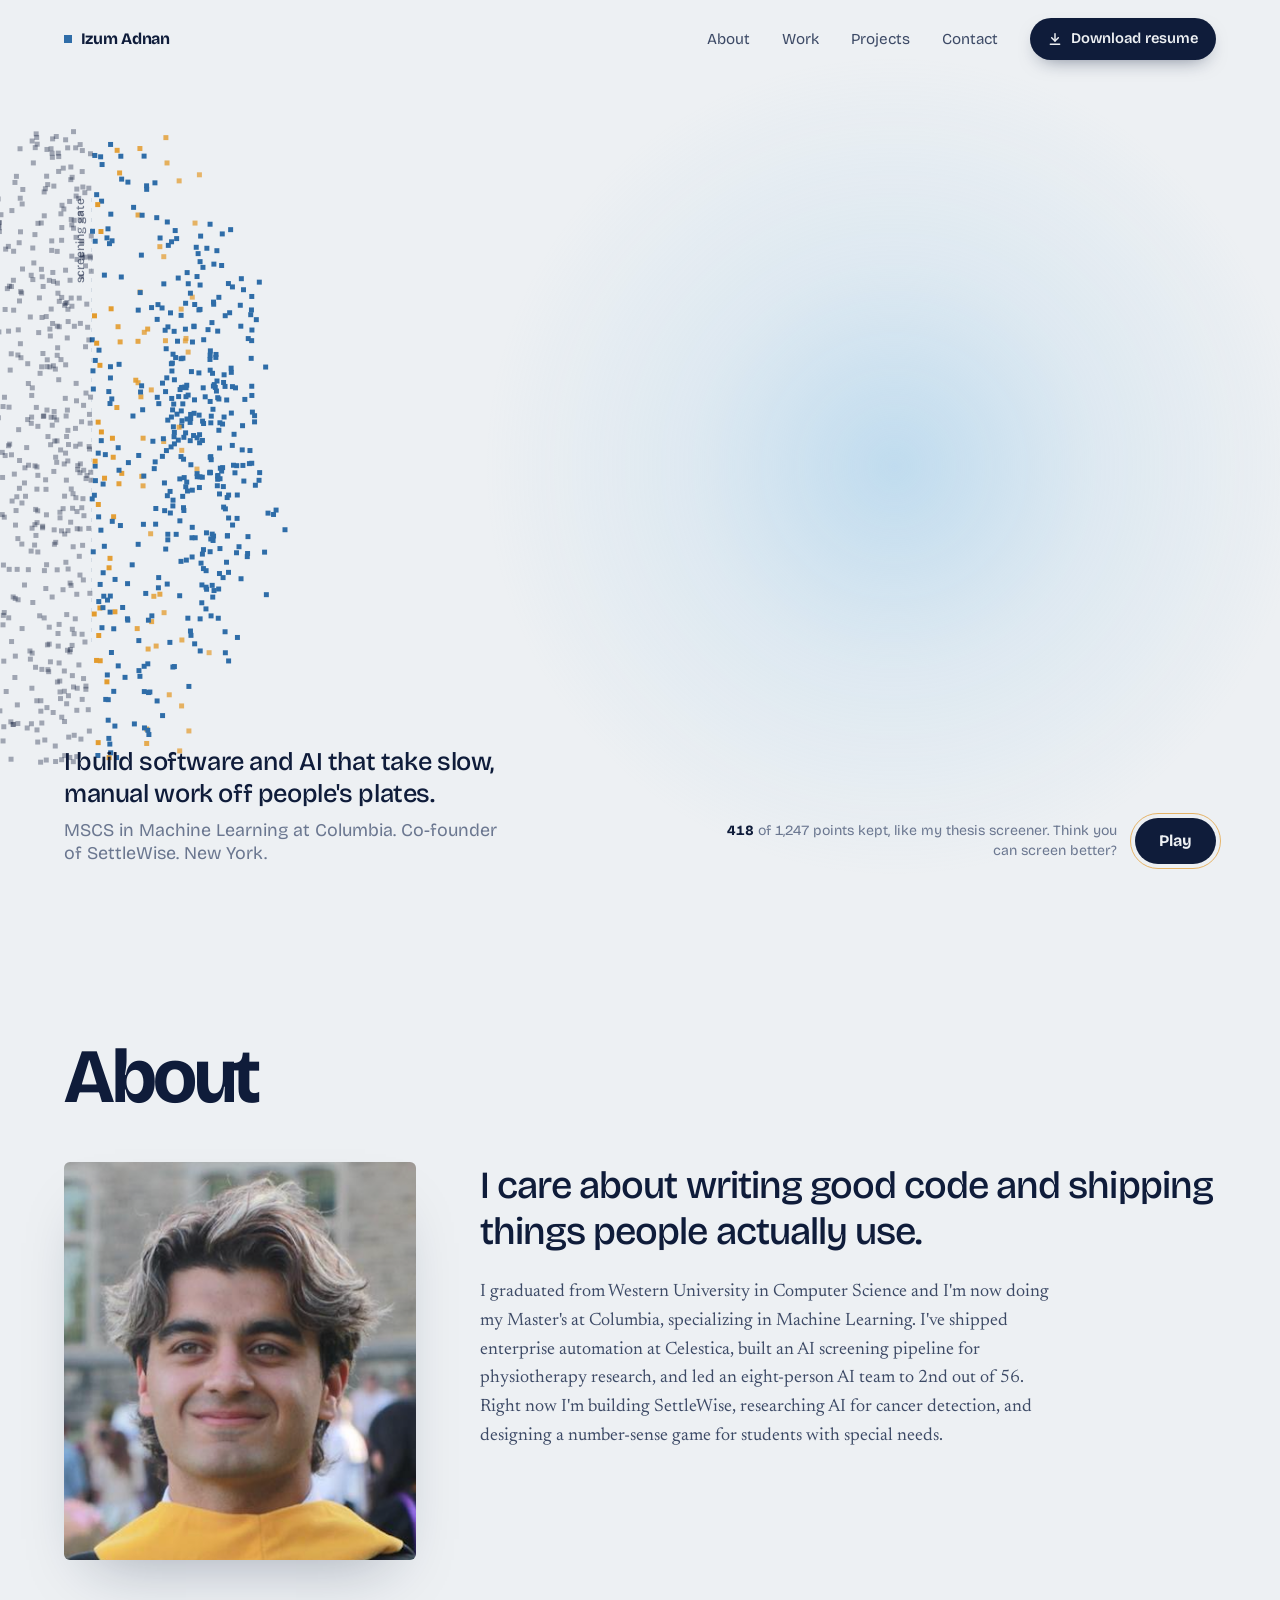
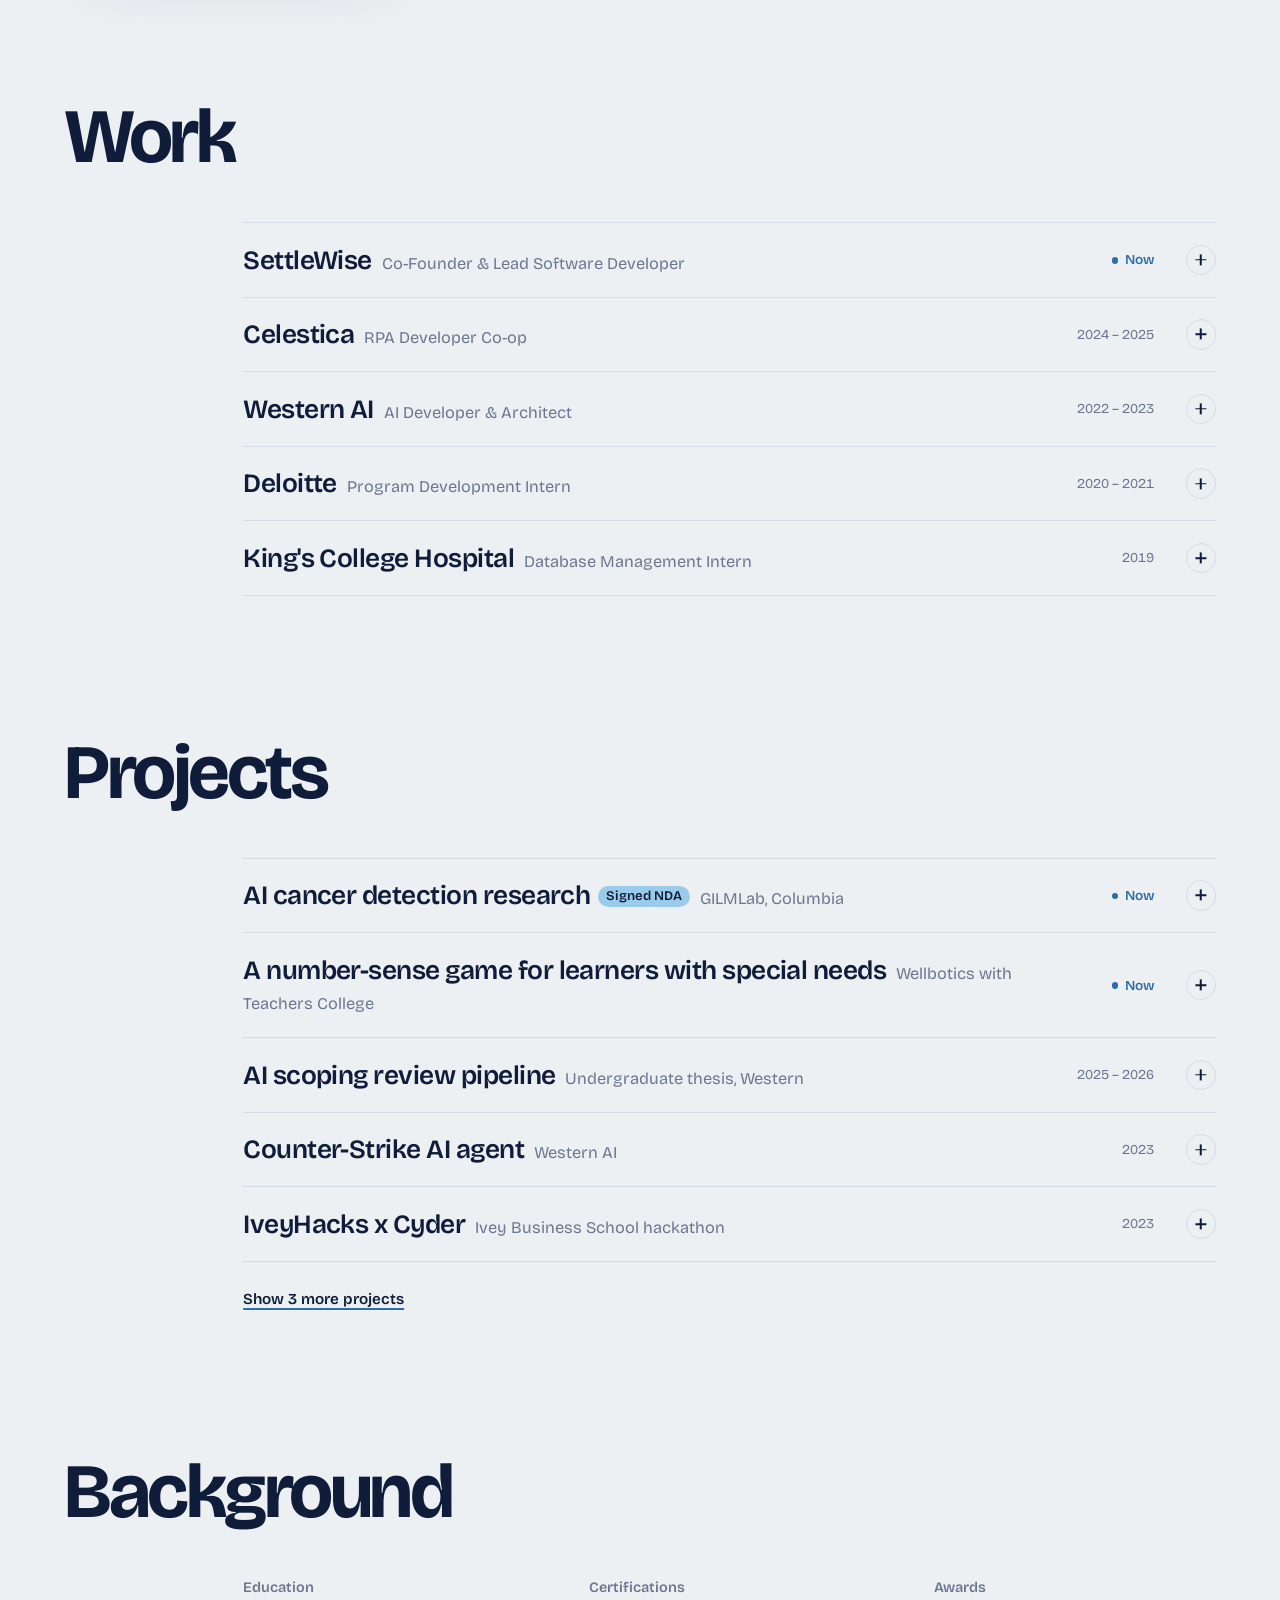
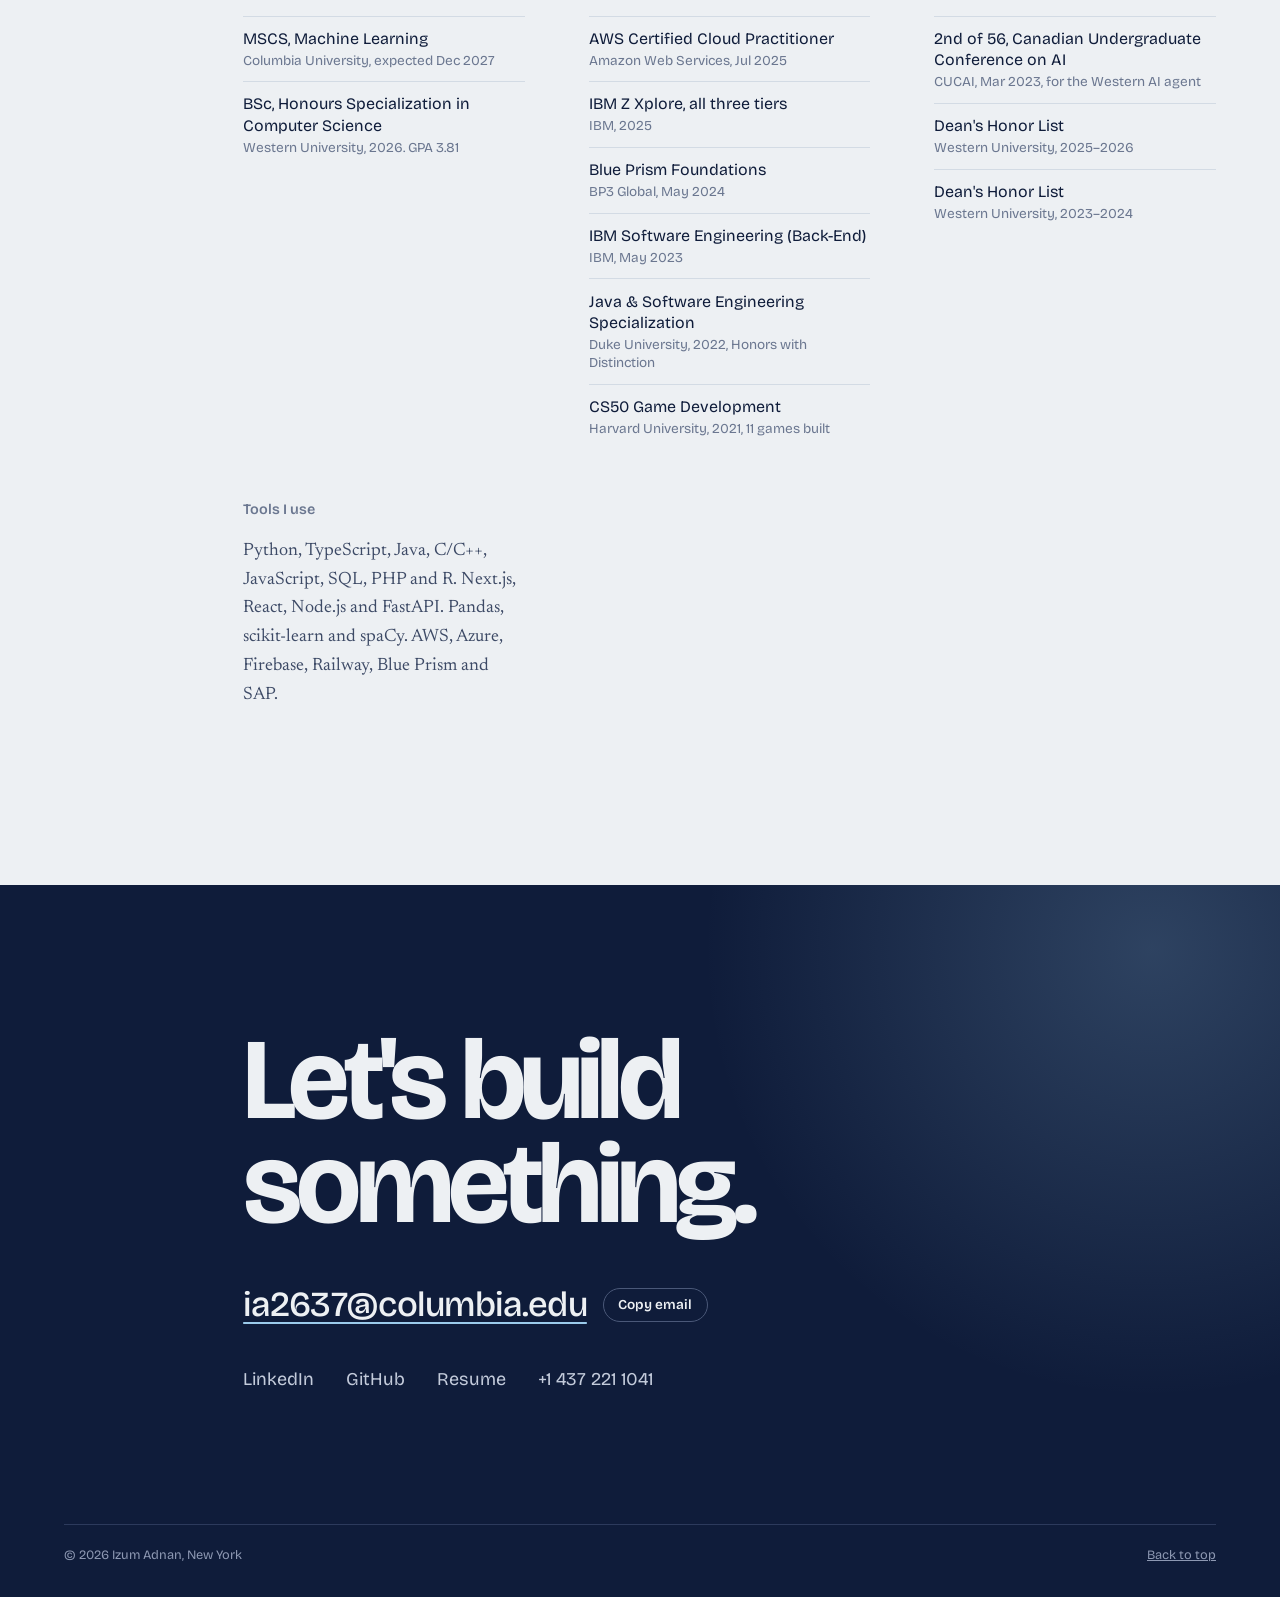
<file: index.html>
<!DOCTYPE html>
<html lang="en">
<head>
  <meta charset="utf-8">
  <meta name="viewport" content="width=device-width, initial-scale=1">
  <title>Izum Adnan</title>
  <meta name="description" content="Izum Adnan. MSCS student in Machine Learning at Columbia University, co-founder of SettleWise, and computer science graduate of Western University.">
  <meta name="author" content="Izum Adnan">
  <meta property="og:title" content="Izum Adnan">
  <meta property="og:description" content="MSCS in Machine Learning at Columbia. Co-founder of SettleWise. AI, automation and research.">
  <meta property="og:type" content="website">
  <meta property="og:url" content="https://izum10.github.io/">
  <meta property="og:image" content="https://izum10.github.io/images/portfolio/profile-pic.jpg">
  <meta name="theme-color" content="#edf0f3">
  <link rel="icon" type="image/png" href="favicon.png">
  <link rel="preconnect" href="https://fonts.googleapis.com">
  <link rel="preconnect" href="https://fonts.gstatic.com" crossorigin>
  <link href="https://fonts.googleapis.com/css2?family=Bricolage+Grotesque:opsz,wght@12..96,400;12..96,500;12..96,600;12..96,700;12..96,800&family=Newsreader:ital,opsz,wght@0,6..72,400;0,6..72,500;1,6..72,400&display=swap" rel="stylesheet">
  <link rel="stylesheet" href="css/site.css?v=5">
</head>
<body>
  <a class="skip" href="#main">Skip to content</a>

  <header class="bar">
    <a class="bar__name" href="#top"><span class="bar__dot" aria-hidden="true"></span>Izum Adnan</a>
    <div class="bar__right">
      <nav aria-label="Sections">
        <a href="#about">About</a>
        <a href="#work">Work</a>
        <a href="#projects">Projects</a>
        <a href="#contact">Contact</a>
      </nav>
      <a class="bar__resume" href="Izum%20Adnan%20-%20Resume.pdf" download><svg viewBox="0 0 24 24" fill="none" stroke="currentColor" stroke-width="2.2" stroke-linecap="round" stroke-linejoin="round" aria-hidden="true"><path d="M12 4v11"/><path d="m7 10 5 5 5-5"/><path d="M5 20h14"/></svg>Download resume</a>
    </div>
  </header>

  <main id="main">
    <section class="hero" id="top" aria-labelledby="hero-name">
      <h1 class="sr-only" id="hero-name">Izum Adnan</h1>
      <canvas id="pipeline" aria-hidden="true"></canvas>
      <div class="hero__foot">
        <p class="hero__lead">I build software and AI that take slow, manual work off people's plates.<span>MSCS in Machine Learning at Columbia. Co-founder of SettleWise. New York.</span></p>
        <div class="hero__game">
          <p class="hero__hud" id="hud" aria-live="polite"><b id="r-kept">0</b> of 1,247 points kept, like my thesis screener. Think you can screen better?</p>
          <button class="play" id="play" type="button">Play</button>
        </div>
      </div>
    </section>

    <section class="section" id="about" aria-labelledby="about-h">
      <h2 class="section__title" id="about-h">About</h2>
      <div class="about">
        <img class="about__photo" src="images/portfolio/profile-pic.jpg" alt="Portrait of Izum Adnan" width="378" height="428" loading="lazy">
        <div>
          <p>I care about writing good code and shipping things people actually use.</p>
          <p>I graduated from Western University in Computer Science and I'm now doing my Master's at Columbia, specializing in Machine Learning. I've shipped enterprise automation at Celestica, built an AI screening pipeline for physiotherapy research, and led an eight-person AI team to 2nd out of 56. Right now I'm building SettleWise, researching AI for cancer detection, and designing a number-sense game for students with special needs.</p>
        </div>
      </div>
    </section>

    <section class="section" id="work" aria-labelledby="work-h">
      <h2 class="section__title" id="work-h">Work</h2>
      <div class="list">
        <details class="entry">
          <summary>
            <span class="entry__title">SettleWise<small>Co-Founder &amp; Lead Software Developer</small></span>
            <span class="entry__when"><span class="now">Now</span></span>
            <span class="entry__toggle" aria-hidden="true"></span>
          </summary>
          <div class="entry__panel">
            <ul>
              <li>Directing full-stack development of a live NYC apartment decision-support web app, owning the architecture from the Next.js and TypeScript front end through a Python FastAPI back end with Firebase, deployed on Railway.</li>
              <li>Shipped and presented the MVP in about <span class="stat">5 weeks</span>, pairing one-click listing import with weighted priority ranking so renters can compare options side by side.</li>
              <li>Spearheading AI integration into the platform, including an agentic workflow where research-grounded personas critique each release before it ships.</li>
              <li>Delivering weekly sprint progress with a team of four, turning user interview feedback into scoped requirements.</li>
            </ul>
            <p class="entry__stack">Sep 2026 – Present, New York</p>
          </div>
        </details>

        <details class="entry">
          <summary>
            <span class="entry__title">Celestica<small>RPA Developer Co-op</small></span>
            <span class="entry__when">2024 – 2025</span>
            <span class="entry__toggle" aria-hidden="true"></span>
          </summary>
          <div class="entry__panel">
            <ul>
              <li>Led two enterprise-grade automation deployments integrating Blue Prism, SAP and Azure Bots across global manufacturing operations.</li>
              <li>Built a business-analytics automation for high-volume SAP inputs with data-integrity checks and cross-department workflows, raising projected annual savings from roughly $80K to <span class="stat">$95K</span>.</li>
              <li>Developed an endpoint-validation automation that tests live production endpoints, cutting RPA downtime incidents by <span class="stat">70%</span>.</li>
              <li>Worked with teams across North America, Europe and Asia to map workflows and turn inefficiencies into scalable automation.</li>
            </ul>
            <p class="entry__stack">May 2024 – Aug 2025, Toronto</p>
          </div>
        </details>

        <details class="entry">
          <summary>
            <span class="entry__title">Western AI<small>AI Developer &amp; Architect</small></span>
            <span class="entry__when">2022 – 2023</span>
            <span class="entry__toggle" aria-hidden="true"></span>
          </summary>
          <div class="entry__panel">
            <ul>
              <li>Project lead for a team of eight building a competitive AI agent, driving architecture, testing and execution end to end.</li>
              <li>Worked within a multidisciplinary group on applied machine learning, agent behaviour and game intelligence research.</li>
              <li>Presented at a three-day multi-university conference and placed <span class="stat">2nd of 56</span>. The architecture was later reused internally as a template for agent-based research.</li>
            </ul>
            <p class="entry__stack">Sep 2022 – Mar 2023, London, Ontario</p>
          </div>
        </details>

        <details class="entry">
          <summary>
            <span class="entry__title">Deloitte<small>Program Development Intern</small></span>
            <span class="entry__when">2020 – 2021</span>
            <span class="entry__toggle" aria-hidden="true"></span>
          </summary>
          <div class="entry__panel">
            <p>Designed and built an internal time-tracking automation tool using PHP, SQL, HTML and CSS for the Oman branch, replacing a fully manual process for chargeable-hour computation. Server-side logic calculates costs, validates entries and generates reports for management, which made reporting faster and more accurate.</p>
            <a class="entry__link" href="https://github.com/Izum10/IB-Computer-Science-IA" target="_blank" rel="noopener">View the code on GitHub</a>
            <p class="entry__stack">Jun 2020 – Mar 2021, Oman</p>
          </div>
        </details>

        <details class="entry">
          <summary>
            <span class="entry__title">King's College Hospital<small>Database Management Intern</small></span>
            <span class="entry__when">2019</span>
            <span class="entry__toggle" aria-hidden="true"></span>
          </summary>
          <div class="entry__panel">
            <p>Shadowed senior technical staff to learn how data systems connect with administrative, marketing and clinical operations. Used MS Access across a range of database operations, spotted redundancies in data flow and suggested restructuring that improved efficiency.</p>
            <p class="entry__stack">Mar 2019 – Apr 2019, Dubai</p>
          </div>
        </details>
      </div>
    </section>

    <section class="section" id="projects" aria-labelledby="projects-h">
      <h2 class="section__title" id="projects-h">Projects</h2>
      <div class="list" id="project-list">
        <details class="entry">
          <summary>
            <span class="entry__title">AI cancer detection research<span class="nda">Signed NDA</span><small>GILMLab, Columbia</small></span>
            <span class="entry__when"><span class="now">Now</span></span>
            <span class="entry__toggle" aria-hidden="true"></span>
          </summary>
          <div class="entry__panel">
            <p>Supervised research on AI for cancer detection in Dr. Corey Toler-Franklin's Graphics Imaging &amp; Light Measurement Lab. The work is covered by a signed NDA, so the details stay off this page.</p>
          </div>
        </details>

        <details class="entry">
          <summary>
            <span class="entry__title">A number-sense game for learners with special needs<small>Wellbotics with Teachers College</small></span>
            <span class="entry__when"><span class="now">Now</span></span>
            <span class="entry__toggle" aria-hidden="true"></span>
          </summary>
          <div class="entry__panel">
            <p>Building an interactive cardinality game for middle school students with special needs, as part of an eight-member game design cohort in partnership with Teachers College, Columbia.</p>
            <p>Testing tangible gameplay with students and educators at <span class="stat">4 schools</span> to check usability and accessibility, then adjusting the design based on how they play and what they tell us.</p>
          </div>
        </details>

        <details class="entry">
          <summary>
            <span class="entry__title">AI scoping review pipeline<small>Undergraduate thesis, Western</small></span>
            <span class="entry__when">2025 – 2026</span>
            <span class="entry__toggle" aria-hidden="true"></span>
          </summary>
          <div class="entry__panel">
            <p>An end-to-end pipeline in Python that automates scoping reviews for physiotherapy research, supervised by Dr. Pavlos Bobos.</p>
            <ul>
              <li>Trained an SVM and TF-IDF classifier for title-and-abstract screening, reaching <span class="stat">0.91 recall</span> and <span class="stat">0.82 F1</span> across 1,247 records.</li>
              <li>Automated data extraction with rule-based NER, filling key fields for 78% of included articles without manual input.</li>
              <li>Cut reviewer time by <span class="stat">64%</span>, from 38 hours to 13.5, with reproducible outputs.</li>
            </ul>
            <p class="entry__stack">Python, PubMed API, Pandas, scikit-learn, spaCy</p>
          </div>
        </details>

        <details class="entry">
          <summary>
            <span class="entry__title">Counter-Strike AI agent<small>Western AI</small></span>
            <span class="entry__when">2023</span>
            <span class="entry__toggle" aria-hidden="true"></span>
          </summary>
          <div class="entry__panel">
            <p>As project lead for a team of eight, I designed a competitive agent built around graph-based navigation, heuristic pathfinding and dynamic decision trees. I tuned its response time, error margins and unpredictability from real gameplay so it played more like a person. It placed 2nd out of 56 at CUCAI.</p>
            <a class="entry__link" href="https://github.com/Izum10/Western-AI-CSGO-Project" target="_blank" rel="noopener">View the code on GitHub</a>
          </div>
        </details>

        <details class="entry">
          <summary>
            <span class="entry__title">IveyHacks x Cyder<small>Ivey Business School hackathon</small></span>
            <span class="entry__when">2023</span>
            <span class="entry__toggle" aria-hidden="true"></span>
          </summary>
          <div class="entry__panel">
            <p>A business-analytics and hackathon competition. We analyzed Cyder's platform for usability issues and onboarding friction, then built a demo adoption and training strategy with micro-learning modules and adoption checkpoints. Judges responded well to how it could fit into Cyder's UX roadmap.</p>
          </div>
        </details>

        <details class="entry" hidden data-extra>
          <summary>
            <span class="entry__title">Whac-A-Mole<small>Raspberry Pi hardware game</small></span>
            <span class="entry__when">2023</span>
            <span class="entry__toggle" aria-hidden="true"></span>
          </summary>
          <div class="entry__panel">
            <p>An embedded Whac-A-Mole with LED matrices, GPIO input and real-time timing logic. I modelled the system flow with state machines, wrote scoring with variable difficulty, and ran performance tests to tune response windows.</p>
            <a class="entry__link" href="https://github.com/Izum10/Whac-A-Mole_LEDGame" target="_blank" rel="noopener">View the code on GitHub</a>
          </div>
        </details>

        <details class="entry" hidden data-extra>
          <summary>
            <span class="entry__title">Western campus navigation<small>Java and JavaFX desktop app</small></span>
            <span class="entry__when">2022</span>
            <span class="entry__toggle" aria-hidden="true"></span>
          </summary>
          <div class="entry__panel">
            <p>An indoor navigation app built on Western's GIS datasets, with layered spatial data structures for pathfinding between buildings and rooms, and live weather from the OpenWeather API.</p>
            <a class="entry__link" href="https://github.com/Izum10/Western_Navigation_System" target="_blank" rel="noopener">View the code on GitHub</a>
          </div>
        </details>

        <details class="entry" hidden data-extra>
          <summary>
            <span class="entry__title">Harvard CS50 game development<small>11 games</small></span>
            <span class="entry__when">2021</span>
            <span class="entry__toggle" aria-hidden="true"></span>
          </summary>
          <div class="entry__panel">
            <p>Harvard's game development course, covering the programming behind 2D and 3D games. I built 11 games over the program.</p>
            <a class="entry__link" href="https://github.com/Izum10/Harvard-CS50" target="_blank" rel="noopener">View the code on GitHub</a>
          </div>
        </details>
      </div>
      <p class="more"><button type="button" id="more-projects" aria-controls="project-list" aria-expanded="false">Show 3 more projects</button></p>
    </section>

    <section class="section" id="background" aria-labelledby="bg-h">
      <h2 class="section__title" id="bg-h">Background</h2>
      <div class="bg">
        <div>
          <h3>Education</h3>
          <ul>
            <li>MSCS, Machine Learning<span>Columbia University, expected Dec 2027</span></li>
            <li>BSc, Honours Specialization in Computer Science<span>Western University, 2026. GPA 3.81</span></li>
          </ul>
        </div>
        <div>
          <h3>Certifications</h3>
          <ul>
            <li>AWS Certified Cloud Practitioner<span>Amazon Web Services, Jul 2025</span></li>
            <li>IBM Z Xplore, all three tiers<span>IBM, 2025</span></li>
            <li>Blue Prism Foundations<span>BP3 Global, May 2024</span></li>
            <li>IBM Software Engineering (Back-End)<span>IBM, May 2023</span></li>
            <li>Java &amp; Software Engineering Specialization<span>Duke University, 2022, Honors with Distinction</span></li>
            <li>CS50 Game Development<span>Harvard University, 2021, 11 games built</span></li>
          </ul>
        </div>
        <div>
          <h3>Awards</h3>
          <ul>
            <li>2nd of 56, Canadian Undergraduate Conference on AI<span>CUCAI, Mar 2023, for the Western AI agent</span></li>
            <li>Dean's Honor List<span>Western University, 2025–2026</span></li>
            <li>Dean's Honor List<span>Western University, 2023–2024</span></li>
          </ul>
        </div>
        <div>
          <h3>Tools I use</h3>
          <p>Python, TypeScript, Java, C/C++, JavaScript, SQL, PHP and R. Next.js, React, Node.js and FastAPI. Pandas, scikit-learn and spaCy. AWS, Azure, Firebase, Railway, Blue Prism and SAP.</p>
        </div>
      </div>
    </section>
  </main>

  <footer class="contact" id="contact" aria-labelledby="contact-h">
    <div class="contact__inner">
      <h2 id="contact-h">Let's build something.</h2>
      <div class="email">
        <a href="mailto:ia2637@columbia.edu">ia2637@columbia.edu</a>
        <button class="copy" id="copy-email" type="button" data-email="ia2637@columbia.edu">Copy email</button>
      </div>
      <ul class="links">
        <li><a href="https://www.linkedin.com/in/izum-adnan/" target="_blank" rel="noopener">LinkedIn</a></li>
        <li><a href="https://github.com/Izum10" target="_blank" rel="noopener">GitHub</a></li>
        <li><a href="Izum%20Adnan%20-%20Resume.pdf" download>Resume</a></li>
        <li><a href="tel:+14372211041">+1 437 221 1041</a></li>
      </ul>
    </div>
    <div class="foot">
      <span>© 2026 Izum Adnan, New York</span>
      <a href="#top">Back to top</a>
    </div>
  </footer>

  <script src="js/site.js?v=5"></script>
</body>
</html>
</file>
<file: css/site.css>
/* Izum Adnan, portfolio. Quiet page, one loud moment (the hero). */
:root {
  --paper: #edf0f3;
  --ink: #0f1c3a;
  --ink-2: #3d4a66;
  --ink-3: #6b7790;
  --blue: #2f6da8;
  --blue-soft: #9bcbeb;
  --signal: #e39b2d;
  --rule: #d3dbe4;

  --display: "Bricolage Grotesque", "Helvetica Neue", Arial, sans-serif;
  --body: "Newsreader", Georgia, "Times New Roman", serif;

  --gutter: clamp(1.25rem, 5vw, 4.5rem);
  --left: clamp(0rem, 14vw, 13rem);
  --measure: 36rem;
  --maxw: 84rem;
  /* side padding that grows on wide screens so content stays in a centered column */
  --edge: max(var(--gutter), calc((100vw - var(--maxw)) / 2));
}
/* big monitors: scale everything up so it doesn't look tiny */
@media (min-width: 1700px) { html { font-size: 18px; } }
@media (min-width: 2200px) { html { font-size: 20px; } }
@media (min-width: 2800px) { html { font-size: 23px; } }

*, *::before, *::after { box-sizing: border-box; }
html { scroll-behavior: smooth; -webkit-text-size-adjust: 100%; }
@media (prefers-reduced-motion: reduce) { html { scroll-behavior: auto; } }

body {
  margin: 0; background: var(--paper); color: var(--ink);
  font-family: var(--body); font-size: 1.125rem; line-height: 1.6;
  text-rendering: optimizeLegibility;
}
img { max-width: 100%; display: block; }
a { color: inherit; }
::selection { background: var(--blue-soft); color: var(--ink); }
:focus-visible { outline: 2px solid var(--blue); outline-offset: 3px; border-radius: 2px; }

.sr-only {
  position: absolute; width: 1px; height: 1px; padding: 0; margin: -1px;
  overflow: hidden; clip: rect(0 0 0 0); white-space: nowrap; border: 0;
}
.skip {
  position: absolute; left: var(--gutter); top: -3rem; z-index: 50;
  background: var(--ink); color: var(--paper); padding: .5rem .9rem;
  font-family: var(--display); text-decoration: none;
}
.skip:focus { top: .75rem; }

/* ---------- top bar ---------- */
.bar {
  position: fixed; inset: 0 0 auto 0; z-index: 20;
  display: flex; align-items: center; justify-content: space-between; gap: 1rem;
  padding: 1.1rem var(--edge);
  transition: background .3s, padding .3s;
}
.bar.is-scrolled {
  background: color-mix(in srgb, var(--paper) 85%, transparent);
  backdrop-filter: blur(12px); -webkit-backdrop-filter: blur(12px);
  padding-top: .75rem; padding-bottom: .75rem;
}
.bar__name {
  font-family: var(--display); font-weight: 700; font-size: 1rem;
  letter-spacing: -0.02em; text-decoration: none;
  display: inline-flex; align-items: center; gap: .55rem;
}
.bar__dot { width: .5rem; height: .5rem; background: var(--blue); }
.bar__right { display: flex; align-items: center; gap: clamp(1rem, 2.5vw, 2.25rem); }
.bar nav { display: flex; gap: clamp(1rem, 2.5vw, 2.25rem); }
.bar nav a {
  font-family: var(--display); font-size: .95rem; text-decoration: none; color: var(--ink-2);
}
.bar nav a:hover { color: var(--ink); }
.bar__resume {
  display: inline-flex; align-items: center; gap: .5rem;
  font-family: var(--display); font-weight: 600; font-size: .92rem; text-decoration: none;
  color: var(--paper); background: var(--ink); padding: .6rem 1.1rem; border-radius: 999px;
  box-shadow: 0 8px 20px -10px rgba(15,28,58,.6);
  transition: background .2s, transform .15s;
}
.bar__resume svg { width: 1rem; height: 1rem; flex: none; }
.bar__resume:hover { background: var(--blue); transform: translateY(-1px); }
@media (max-width: 640px) { .bar nav { display: none; } }

/* ---------- hero: the one loud moment ---------- */
.hero {
  position: relative; height: 100vh; height: 100svh; min-height: 520px;
  display: flex; flex-direction: column;
}
.hero canvas { position: absolute; inset: 0; width: 100%; height: 100%; display: block; touch-action: pan-y; }
.hero__foot {
  position: relative; margin-top: auto;
  display: flex; justify-content: space-between; align-items: flex-end; gap: 2rem; flex-wrap: wrap;
  padding: 0 var(--edge) clamp(1.5rem, 4vh, 2.75rem);
  pointer-events: none;
}
.hero__foot > * { pointer-events: auto; }
.hero__lead {
  font-family: var(--display); font-weight: 500;
  font-size: clamp(1.2rem, 2vw, 1.6rem); line-height: 1.25; letter-spacing: -0.015em;
  margin: 0; max-width: 26ch;
}
.hero__lead span { display: block; color: var(--ink-3); font-weight: 400; font-size: .7em; letter-spacing: 0; margin-top: .6rem; }
.hero__game { display: flex; align-items: center; gap: 1.1rem; max-width: 32rem; }
.hero__hud {
  margin: 0; font-family: var(--display); font-size: .88rem; color: var(--ink-3);
  font-variant-numeric: tabular-nums; line-height: 1.45; text-align: right;
}
.hero__hud b { color: var(--ink); font-weight: 700; }
.hero__hud b.miss { color: var(--signal); }
.play {
  flex: none; font-family: var(--display); font-weight: 700; font-size: 1rem;
  color: var(--paper); background: var(--ink); border: 0; cursor: pointer;
  padding: .85rem 1.5rem; border-radius: 999px; position: relative;
  transition: background .2s, transform .15s;
}
.play::after {
  content: ""; position: absolute; inset: -5px; border-radius: inherit;
  border: 1.5px solid var(--signal); opacity: .7; animation: ring 2.6s infinite;
}
.play:hover { background: var(--blue); }
.play:active { transform: scale(.97); }
@keyframes ring { 0% { transform: scale(.94); opacity: .8; } 100% { transform: scale(1.18); opacity: 0; } }
@media (prefers-reduced-motion: reduce) { .play::after { animation: none; opacity: .5; } }
.hero canvas.is-playing { cursor: crosshair; touch-action: none; }
.hero:has(canvas.is-playing) .hero__foot { cursor: crosshair; }
.hero:has(canvas.is-playing) .hero__lead { opacity: .35; transition: opacity .3s; }
@media (max-width: 640px) { .hero__game { width: 100%; justify-content: space-between; } .hero__hud { text-align: left; } }

/* ---------- sections ---------- */
.section { padding: clamp(5rem, 11vw, 10rem) var(--edge) 0; }
.section__title {
  font-family: var(--display); font-weight: 700;
  font-size: clamp(2.4rem, 6vw, 5rem); line-height: .95; letter-spacing: -0.045em;
  margin: 0 0 clamp(2rem, 4vw, 3rem);
}
@media (max-width: 760px) { .section__title { margin-left: 0; } }

/* about */
.about {
  display: grid; grid-template-columns: minmax(14rem, 22rem) minmax(0, 1fr); gap: 0 clamp(2rem, 5vw, 5rem);
  align-items: start;
}
.about__photo {
  width: 100%; height: auto; aspect-ratio: 378 / 428; object-fit: cover;
  border-radius: 6px; box-shadow: 0 30px 60px -30px rgba(15,28,58,.35);
}
.about p {
  margin: 0; max-width: 32ch;
  font-family: var(--display); font-weight: 500;
  font-size: clamp(1.5rem, 3vw, 2.4rem); line-height: 1.2; letter-spacing: -0.025em;
}
.about p + p {
  margin-top: 1.5rem; max-width: var(--measure);
  font-family: var(--body); font-weight: 400; font-size: 1.125rem; line-height: 1.6;
  letter-spacing: 0; color: var(--ink-2);
}
@media (max-width: 760px) {
  .about { grid-template-columns: minmax(0, 1fr); }
  .about__photo { width: min(70%, 18rem); max-width: none; margin-bottom: 2rem; }
}

/* ---------- list of entries (experience, projects) ---------- */
.list { margin-left: var(--left); border-top: 1px solid var(--rule); }
@media (max-width: 760px) { .list { margin-left: 0; } }

.entry { border-bottom: 1px solid var(--rule); }
.entry summary {
  list-style: none; cursor: pointer;
  display: grid; grid-template-columns: minmax(0, 1fr) auto auto; gap: .2rem 2rem; align-items: center;
  padding: 1.35rem 0;
}
.entry summary::-webkit-details-marker { display: none; }
.entry__title {
  font-family: var(--display); font-weight: 600;
  font-size: clamp(1.2rem, 2.2vw, 1.65rem); line-height: 1.15; letter-spacing: -0.02em;
  transition: color .2s;
}
.entry__title small {
  font-weight: 400; font-size: .62em; color: var(--ink-3); letter-spacing: 0; margin-left: .6rem;
}
.entry summary:hover .entry__title { color: var(--blue); }
.entry__when {
  font-family: var(--display); font-size: .85rem; color: var(--ink-3);
  font-variant-numeric: tabular-nums; white-space: nowrap;
}
.entry__toggle {
  width: 1.9rem; height: 1.9rem; border-radius: 50%; position: relative;
  border: 1.5px solid var(--rule); transition: background .2s, border-color .2s;
}
.entry__toggle::before, .entry__toggle::after {
  content: ""; position: absolute; left: 50%; top: 50%; width: .7rem; height: 1.5px;
  background: var(--ink); transform: translate(-50%, -50%);
}
.entry__toggle::after { transform: translate(-50%, -50%) rotate(90deg); transition: transform .3s; }
.entry summary:hover .entry__toggle { border-color: var(--ink); }
.entry[open] .entry__toggle { background: var(--ink); border-color: var(--ink); }
.entry[open] .entry__toggle::before, .entry[open] .entry__toggle::after { background: var(--paper); }
.entry[open] .entry__toggle::after { transform: translate(-50%, -50%) rotate(0deg); }

.entry__panel { padding: 0 0 2rem; max-width: 42rem; }
.entry__panel p, .entry__panel li { color: var(--ink-2); }
.entry__panel p { margin: 0 0 .9rem; }
.entry__panel ul { margin: 0; padding: 0; list-style: none; }
.entry__panel li { position: relative; padding-left: 1.2rem; margin: .4rem 0; }
.entry__panel li::before {
  content: ""; position: absolute; left: 0; top: .72em; width: .5rem; height: 1.5px; background: var(--blue);
}
.entry__stack { font-family: var(--display); font-size: .88rem; color: var(--ink-3); margin-top: 1rem !important; }
.entry__link {
  display: inline-block; margin-top: .4rem; font-family: var(--display); font-weight: 600; font-size: .95rem;
  text-decoration: underline; text-decoration-color: var(--blue); text-decoration-thickness: 1.5px; text-underline-offset: 4px;
}
.entry__link:hover { color: var(--blue); }

.now { display: inline-flex; align-items: center; gap: .4rem; color: var(--blue); font-weight: 600; }
.now::before {
  content: ""; width: .42rem; height: .42rem; border-radius: 50%; background: var(--blue);
  animation: pulse 2.4s infinite;
}
@keyframes pulse {
  0% { box-shadow: 0 0 0 0 rgba(47,109,168,.45); }
  70% { box-shadow: 0 0 0 .5rem rgba(47,109,168,0); }
  100% { box-shadow: 0 0 0 0 rgba(47,109,168,0); }
}
@media (prefers-reduced-motion: reduce) { .now::before { animation: none; } }

.stat {
  display: inline-block; font-family: var(--display); font-weight: 700; color: var(--ink);
  font-size: 1.05em; letter-spacing: -0.01em;
}
.nda {
  font-family: var(--display); font-size: .5em; font-weight: 600; color: var(--ink);
  background: var(--blue-soft); padding: .15rem .5rem; border-radius: 999px; vertical-align: .3em; margin-left: .5rem;
  letter-spacing: 0;
}

.more { margin: 1.5rem 0 0 var(--left); }
.more button {
  font-family: var(--display); font-weight: 600; font-size: .95rem; color: var(--ink);
  background: none; border: 0; padding: 0; cursor: pointer;
  text-decoration: underline; text-decoration-color: var(--blue); text-decoration-thickness: 1.5px; text-underline-offset: 4px;
}
.more button:hover { color: var(--blue); }
.list [hidden] { display: none; }
@media (max-width: 760px) { .more { margin-left: 0; } }

@media (max-width: 640px) {
  .entry summary { grid-template-columns: minmax(0, 1fr) auto; }
  .entry__when { grid-column: 1; grid-row: 2; }
  .entry__toggle { grid-column: 2; grid-row: 1 / span 2; }
  .entry__title small { display: block; margin: .25rem 0 0; }
}

/* ---------- background (education + credentials) ---------- */
.bg { margin-left: var(--left); display: grid; grid-template-columns: repeat(auto-fit, minmax(17rem, 1fr)); gap: 3rem clamp(2rem, 5vw, 5rem); }
.bg h3 { font-family: var(--display); font-weight: 600; font-size: .9rem; color: var(--ink-3); margin: 0 0 1rem; }
.bg ul { list-style: none; margin: 0; padding: 0; }
.bg li { padding: .7rem 0; border-top: 1px solid var(--rule); font-family: var(--display); font-size: 1rem; line-height: 1.35; }
.bg li span { display: block; color: var(--ink-3); font-size: .85rem; margin-top: .15rem; }
.bg p { margin: 0; color: var(--ink-2); max-width: 30rem; }
@media (max-width: 760px) { .bg { margin-left: 0; } }

/* ---------- contact ---------- */
.contact {
  margin-top: clamp(6rem, 14vw, 11rem);
  background: var(--ink); color: var(--paper);
  padding: clamp(5rem, 12vw, 9rem) var(--edge) 2rem;
  position: relative; overflow: hidden;
}
.contact::before {
  content: ""; position: absolute; width: 70vmax; height: 70vmax; right: -25vmax; top: -30vmax;
  background: radial-gradient(closest-side, rgba(155,203,235,.22), rgba(155,203,235,0));
  pointer-events: none;
}
.contact__inner { position: relative; margin-left: var(--left); }
.contact h2 {
  font-family: var(--display); font-weight: 700; font-size: clamp(3rem, 9vw, 8rem);
  line-height: .9; letter-spacing: -0.05em; margin: 0; max-width: 10ch;
}
.email { display: flex; align-items: center; gap: 1rem; flex-wrap: wrap; margin-top: 2.5rem; }
.email a {
  font-family: var(--display); font-weight: 500; font-size: clamp(1.3rem, 3vw, 2.2rem); letter-spacing: -0.02em;
  color: var(--paper); text-decoration: underline; text-decoration-color: var(--blue-soft);
  text-decoration-thickness: 2px; text-underline-offset: 6px;
}
.email a:hover { color: var(--blue-soft); }
.copy {
  font-family: var(--display); font-size: .85rem; font-weight: 600;
  border: 1.5px solid #4a5878; background: transparent; color: var(--paper);
  padding: .45rem .9rem; border-radius: 999px; cursor: pointer;
}
.copy:hover { border-color: var(--blue-soft); }
.copy[data-done="true"] { background: var(--blue-soft); color: var(--ink); border-color: var(--blue-soft); }
.links { display: flex; flex-wrap: wrap; gap: .5rem 2rem; margin: 2rem 0 0; padding: 0; list-style: none; }
.links a { font-family: var(--display); color: #c3cbdb; text-decoration: none; }
.links a:hover { color: var(--blue-soft); text-decoration: underline; text-underline-offset: 3px; }
.foot {
  position: relative; display: flex; justify-content: space-between; gap: 1rem;
  margin-top: clamp(5rem, 10vw, 8rem); padding-top: 1.25rem; border-top: 1px solid #2c3a5c;
  font-family: var(--display); font-size: .8rem; color: #8d98b2;
}
.foot a { color: #8d98b2; }
@media (max-width: 760px) { .contact__inner { margin-left: 0; } }
</file>
